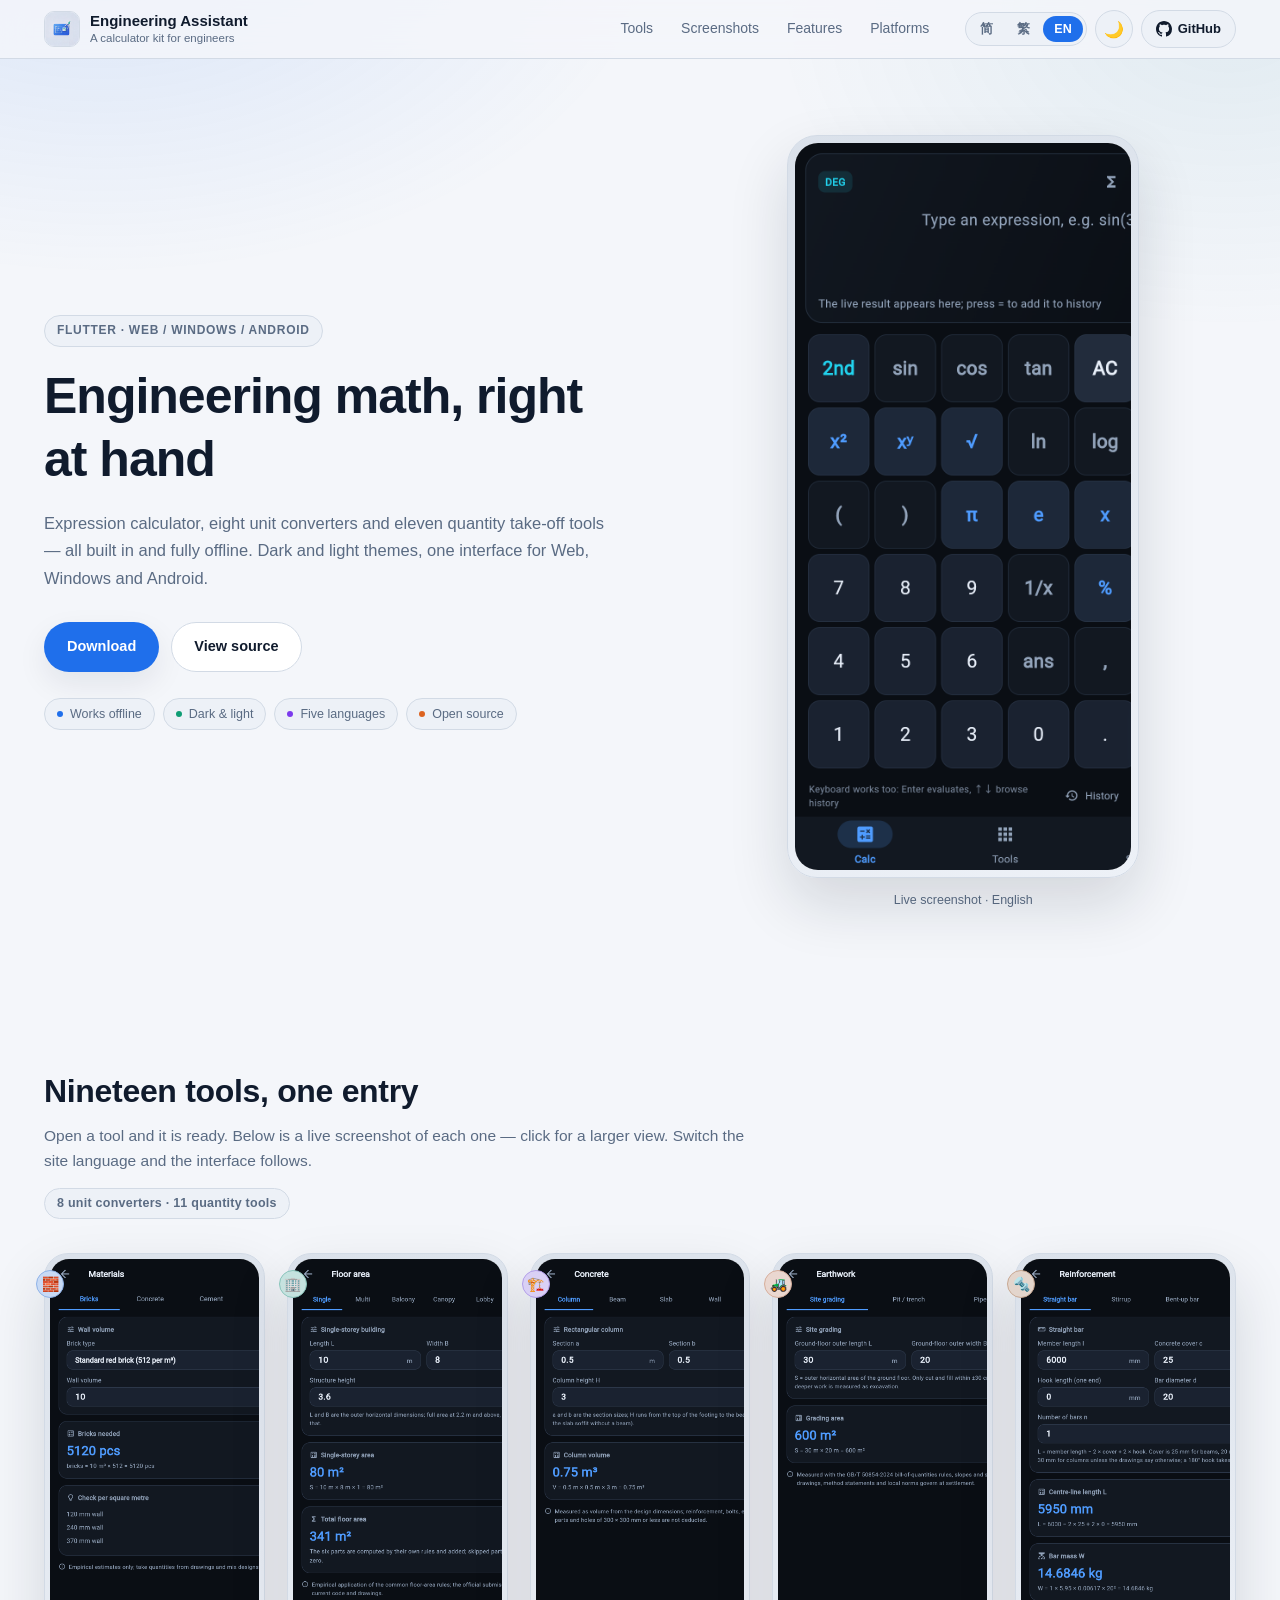
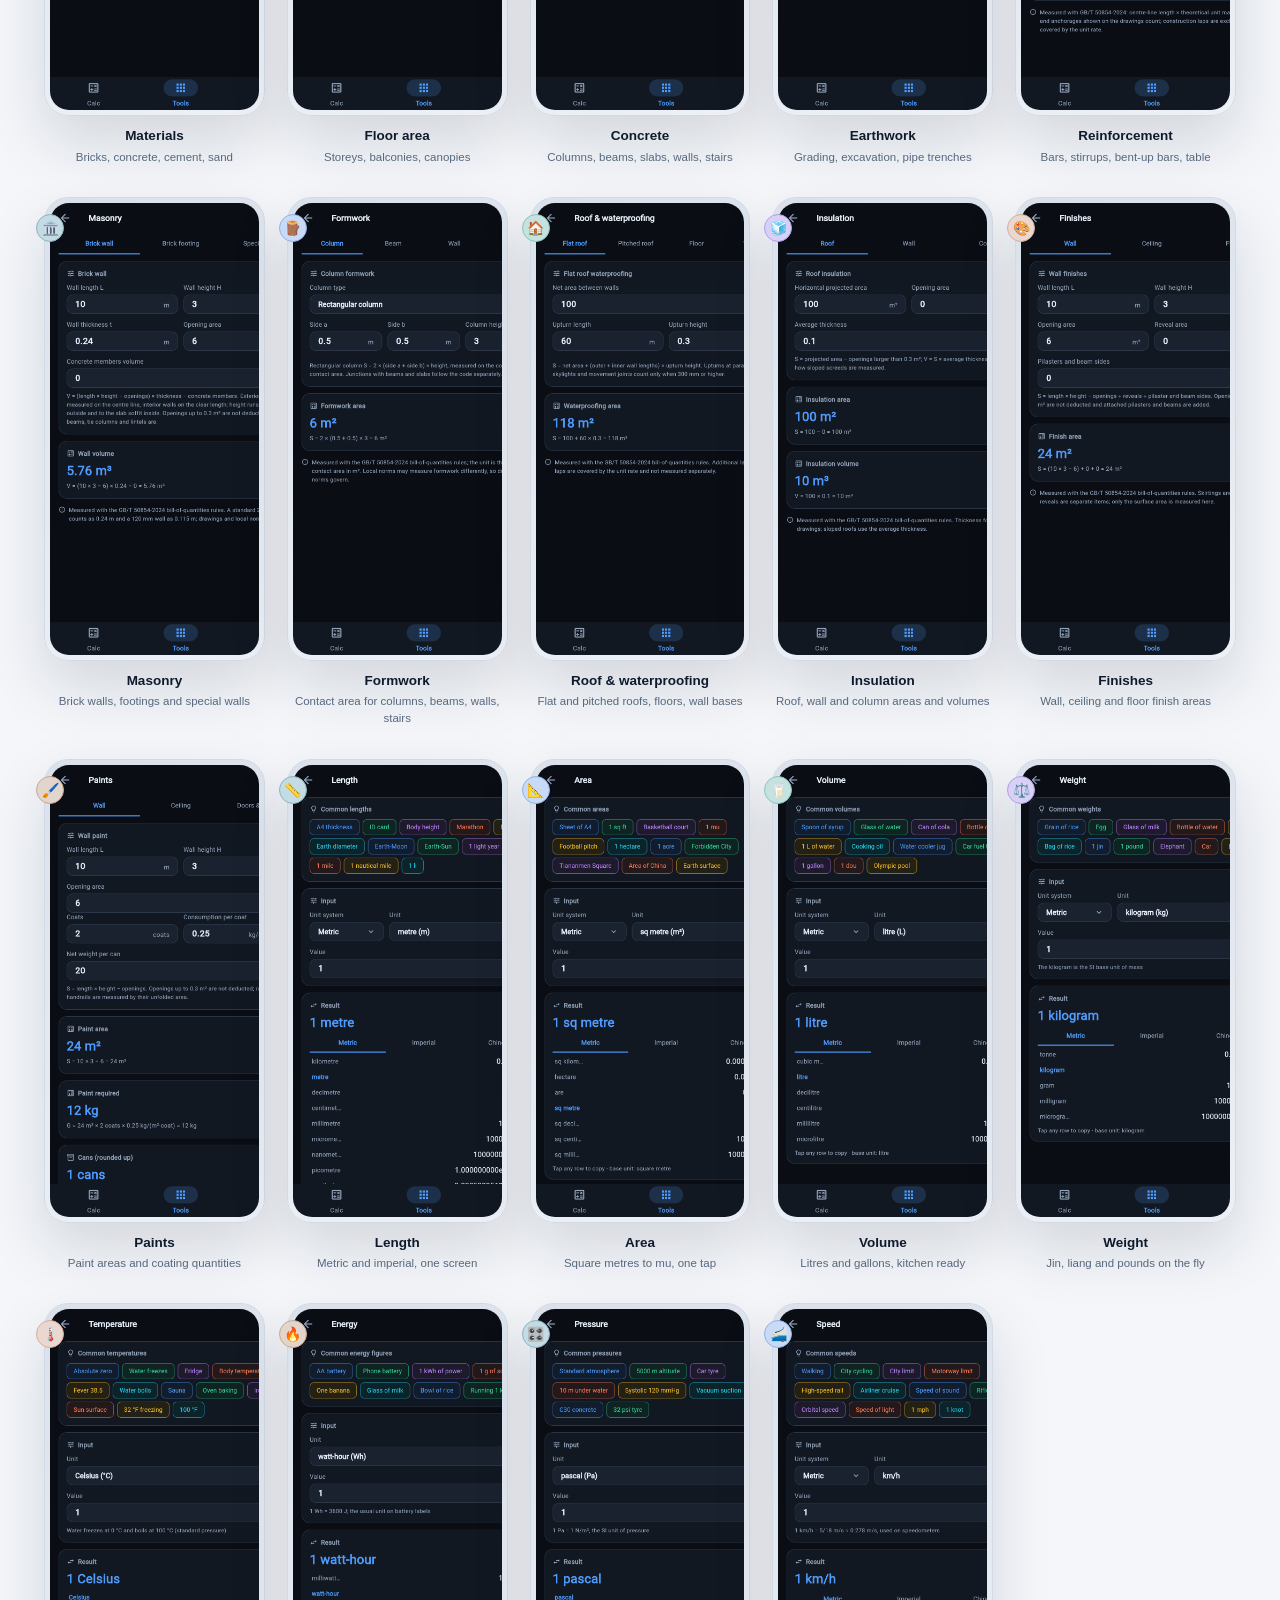
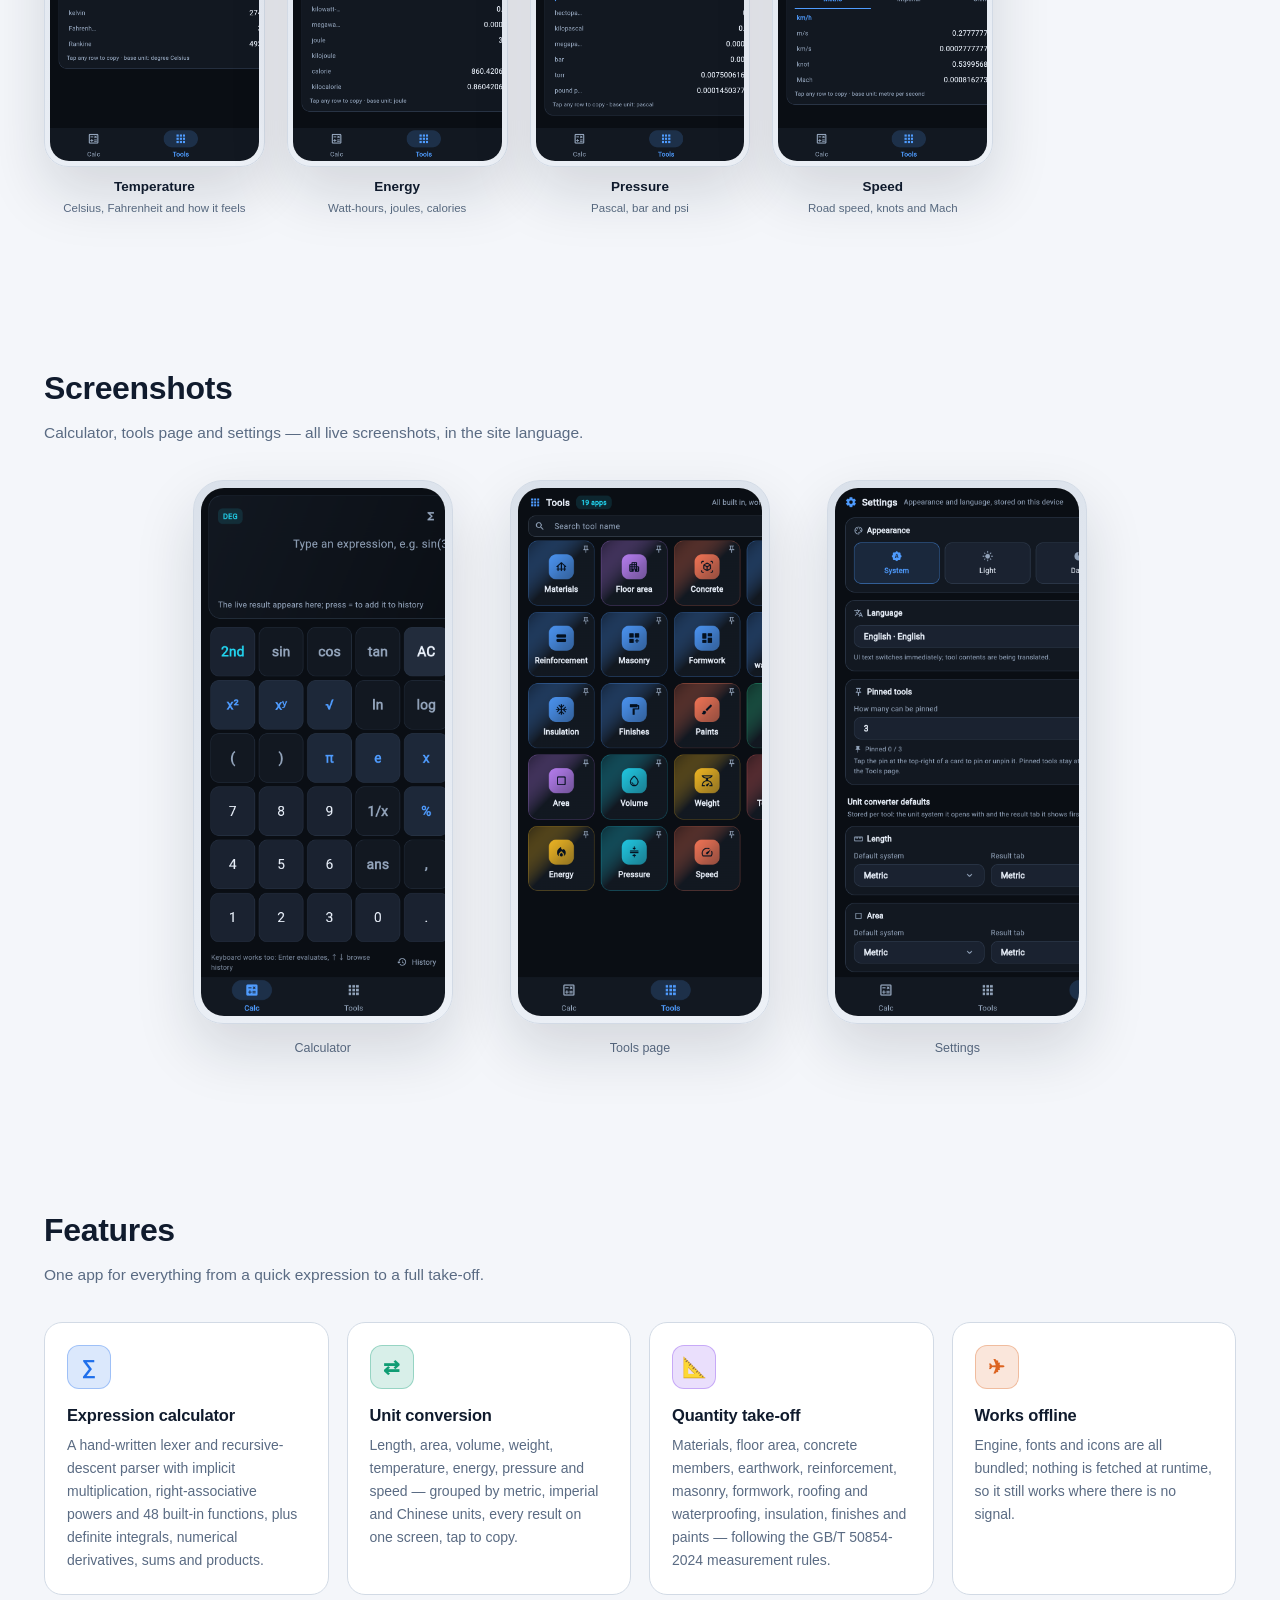
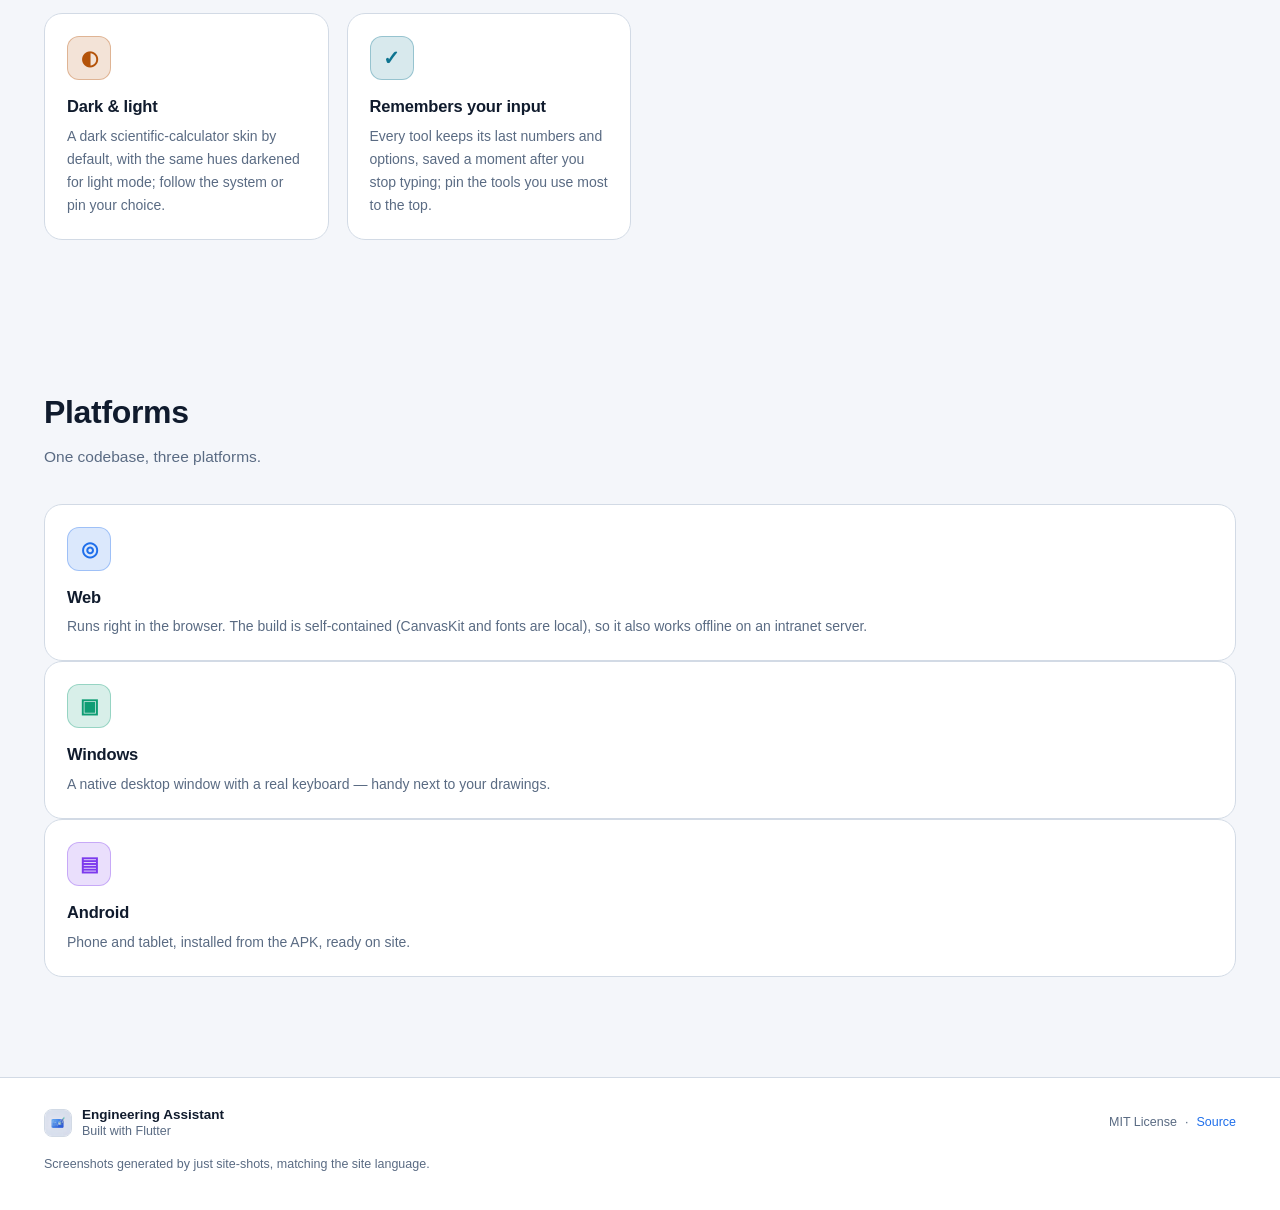
<file: docs/index.html>
<!doctype html>
<html lang="zh-Hans" data-theme="dark">
  <head>
    <meta charset="utf-8" />
    <meta name="viewport" content="width=device-width, initial-scale=1" />
    <title>工程助手 · 工程人员的计算工具集</title>
    <meta
      id="meta-desc"
      name="description"
      content="工程助手：表达式计算、八个单位换算与十一项工程量计算，全部内置、离线可用。Web / Windows / Android 同一套界面，支持深色浅色与多语言。"
    />
    <meta id="meta-theme" name="theme-color" content="#0A0E14" />
    <meta id="meta-og-title" property="og:title" content="工程助手 · 工程人员的计算工具集" />
    <meta
      id="meta-og-desc"
      property="og:description"
      content="表达式计算、八个单位换算与十一项工程量计算，全部内置、离线可用。"
    />
    <meta property="og:type" content="website" />
    <meta property="og:image" content="assets/logo.png" />
    <link rel="icon" href="assets/logo.png" />
    <link rel="apple-touch-icon" href="assets/logo.png" />
    <link rel="stylesheet" href="assets/site.css" />
  </head>
  <body>
    <a class="skip-link" href="#main" data-i18n="a11y.skip">跳到主要内容</a>

    <header class="topbar">
      <div class="topbar-inner">
        <a class="brand" href="#top">
          <img
            class="brand-logo"
            src="assets/logo.png"
            alt=""
            width="36"
            height="36"
          />
          <span class="brand-text">
            <strong data-i18n="app.name">工程助手</strong>
            <small data-i18n="app.sub">工程人员的计算工具集</small>
          </span>
        </a>

        <nav class="nav-links">
          <a href="#tools" data-i18n="nav.tools">工具</a>
          <a href="#screens" data-i18n="nav.screens">截图</a>
          <a href="#features" data-i18n="nav.features">功能</a>
          <a href="#platforms" data-i18n="nav.platforms">平台</a>
        </nav>

        <div class="topbar-actions">
          <div class="lang-switch" role="group" aria-label="Language">
            <button type="button" data-set-lang="zh-Hans" title="简体中文">
              简
            </button>
            <button type="button" data-set-lang="zh-Hant" title="繁體中文">
              繁
            </button>
            <button type="button" data-set-lang="en" title="English">EN</button>
          </div>
          <button
            class="icon-btn"
            id="theme-toggle"
            type="button"
            data-i18n-title="theme.toDark"
          >
            <span aria-hidden="true" id="theme-icon">☀️</span>
          </button>
          <a
            class="gh-link"
            href="https://github.com/freewu/engineering-assistant"
            target="_blank"
            rel="noopener"
          >
            <svg viewBox="0 0 16 16" width="16" height="16" aria-hidden="true">
              <path
                fill="currentColor"
                d="M8 0C3.58 0 0 3.58 0 8c0 3.54 2.29 6.53 5.47 7.59.4.07.55-.17.55-.38 0-.19-.01-.82-.01-1.49-2.01.37-2.53-.49-2.69-.94-.09-.23-.48-.94-.82-1.13-.28-.15-.68-.52-.01-.53.63-.01 1.08.58 1.23.82.72 1.21 1.87.87 2.33.66.07-.52.28-.87.51-1.07-1.78-.2-3.64-.89-3.64-3.95 0-.87.31-1.59.82-2.15-.08-.2-.36-1.02.08-2.12 0 0 .67-.21 2.2.82.64-.18 1.32-.27 2-.27.68 0 1.36.09 2 .27 1.53-1.04 2.2-.82 2.2-.82.44 1.1.16 1.92.08 2.12.51.56.82 1.27.82 2.15 0 3.07-1.87 3.75-3.65 3.95.29.25.54.73.54 1.48 0 1.07-.01 1.93-.01 2.2 0 .21.15.46.55.38A7.995 7.995 0 0 0 16 8c0-4.42-3.58-8-8-8Z"
              />
            </svg>
            GitHub
          </a>
        </div>
      </div>
    </header>

    <main id="main">
      <section class="hero" id="top">
        <div class="hero-copy">
          <p class="eyebrow" data-i18n="hero.eyebrow">
            Flutter · Web / Windows / Android
          </p>
          <h1 data-i18n="hero.title">工程计算，随手就来</h1>
          <p class="lead" data-i18n="hero.lead">
            表达式计算、八个单位换算与十一项工程量计算，全部内置、离线可用；深色浅色随心切换，Web、Windows、Android
            是同一套界面。
          </p>
          <div class="cta">
            <a
              class="btn btn-primary"
              href="https://github.com/freewu/engineering-assistant/releases"
              target="_blank"
              rel="noopener"
              data-i18n="hero.ctaPrimary"
              >下载安装</a
            >
            <a
              class="btn btn-ghost"
              href="https://github.com/freewu/engineering-assistant"
              target="_blank"
              rel="noopener"
              data-i18n="hero.ctaSecondary"
              >浏览源码</a
            >
          </div>
          <ul class="chips">
            <li data-i18n="hero.chip1">离线可用</li>
            <li data-i18n="hero.chip2">深色 · 浅色</li>
            <li data-i18n="hero.chip3">五种语言</li>
            <li data-i18n="hero.chip4">免费开源</li>
          </ul>
        </div>
        <figure class="hero-shot">
          <a
            class="phone"
            data-shot="calculator"
            href="shots/zh-Hans/calculator.png"
          >
            <img
              data-shot="calculator"
              src="shots/zh-Hans/calculator.png"
              alt=""
              width="390"
              height="844"
            />
          </a>
          <figcaption data-i18n="hero.shotCaption">实机截图 · 简体中文</figcaption>
        </figure>
      </section>

      <section class="section" id="tools">
        <header class="section-head">
          <h2 data-i18n="tools.title">十九个工具，一个入口</h2>
          <p data-i18n="tools.lead">
            工具页里点开即用。下面是每个工具的实机截图，点开可以看大图；切换站点语言，截图里的界面也跟着换。
          </p>
          <p class="section-note" data-i18n="tools.count">
            8 个单位换算 · 11 个工程量计算
          </p>
        </header>
        <div class="tools-grid" id="tools-grid"></div>
      </section>

      <section class="section" id="screens">
        <header class="section-head">
          <h2 data-i18n="screens.title">界面截图</h2>
          <p data-i18n="screens.lead">
            计算器、工具页与设置页，全部是实机截图，语言与站点当前语言一致。
          </p>
        </header>
        <div class="screens-grid">
          <figure class="page-shot">
            <a
              data-shot="calculator"
              href="shots/zh-Hans/calculator.png"
              class="phone"
            >
              <img
                data-shot="calculator"
                src="shots/zh-Hans/calculator.png"
                alt=""
                width="390"
                height="844"
                loading="lazy"
              />
            </a>
            <figcaption data-i18n="screens.calculator">计算器</figcaption>
          </figure>
          <figure class="page-shot">
            <a
              data-shot="tools"
              href="shots/zh-Hans/tools.png"
              class="phone"
            >
              <img
                data-shot="tools"
                src="shots/zh-Hans/tools.png"
                alt=""
                width="390"
                height="844"
                loading="lazy"
              />
            </a>
            <figcaption data-i18n="screens.tools">工具页</figcaption>
          </figure>
          <figure class="page-shot">
            <a
              data-shot="settings"
              href="shots/zh-Hans/settings.png"
              class="phone"
            >
              <img
                data-shot="settings"
                src="shots/zh-Hans/settings.png"
                alt=""
                width="390"
                height="844"
                loading="lazy"
              />
            </a>
            <figcaption data-i18n="screens.settings">设置页</figcaption>
          </figure>
        </div>
      </section>

      <section class="section" id="features">
        <header class="section-head">
          <h2 data-i18n="features.title">功能</h2>
          <p data-i18n="features.lead">
            一个 App 覆盖从表达式到工程量的全部日常计算。
          </p>
        </header>
        <div class="feature-grid">
          <article class="feature">
            <span class="glyph" data-accent="0" aria-hidden="true">∑</span>
            <h3 data-i18n="features.calc.title">表达式计算</h3>
            <p data-i18n="features.calc.body">
              自研词法与递归下降解析，支持隐式乘法、幂运算右结合与 48
              个内置函数；定积分、数值求导、求和连乘都能直接算。
            </p>
          </article>
          <article class="feature">
            <span class="glyph" data-accent="1" aria-hidden="true">⇄</span>
            <h3 data-i18n="features.convert.title">单位换算</h3>
            <p data-i18n="features.convert.body">
              长度、面积、容量、重量、温度、热量、压力、速度八个工具，按公制 /
              英制 / 市制分体系，结果一屏列全，点一下即复制。
            </p>
          </article>
          <article class="feature">
            <span class="glyph" data-accent="2" aria-hidden="true">📐</span>
            <h3 data-i18n="features.quantity.title">工程量计算</h3>
            <p data-i18n="features.quantity.body">
              材料用量、建筑面积、混凝土构件、土石方、钢筋、砌筑、模板、屋面及防水、保温隔热、装饰装修与油漆涂料，按
              GB/T 50854-2024 清单规则算。
            </p>
          </article>
          <article class="feature">
            <span class="glyph" data-accent="3" aria-hidden="true">✈</span>
            <h3 data-i18n="features.offline.title">离线可用</h3>
            <p data-i18n="features.offline.body">
              引擎、字体、图标全部内置，运行时不请求网络，工地上没信号也能照常用。
            </p>
          </article>
          <article class="feature">
            <span class="glyph" data-accent="4" aria-hidden="true">◐</span>
            <h3 data-i18n="features.theme.title">深色 · 浅色</h3>
            <p data-i18n="features.theme.body">
              默认深色科学计算器配色，浅色下同一套色相压暗；可以跟随系统，也可以手动固定。
            </p>
          </article>
          <article class="feature">
            <span class="glyph" data-accent="5" aria-hidden="true">✓</span>
            <h3 data-i18n="features.memory.title">记得你填过什么</h3>
            <p data-i18n="features.memory.body">
              每个工具都记住上次的数字与选项，输入停一下就存盘；常用工具可以置顶到最前面。
            </p>
          </article>
        </div>
      </section>

      <section class="section" id="platforms">
        <header class="section-head">
          <h2 data-i18n="platforms.title">平台</h2>
          <p data-i18n="platforms.lead">同一套代码，三个平台。</p>
        </header>
        <div class="platform-grid">
          <article class="platform">
            <span class="glyph" data-accent="0" aria-hidden="true">◎</span>
            <h3>Web</h3>
            <p data-i18n="platforms.web.body">
              浏览器直接打开。构建产物自包含（CanvasKit 与字体都在本地），拷到内网服务器即可离线使用。
            </p>
          </article>
          <article class="platform">
            <span class="glyph" data-accent="1" aria-hidden="true">▣</span>
            <h3>Windows</h3>
            <p data-i18n="platforms.windows.body">
              原生桌面窗口，物理键盘输入更快，适合和图纸一起开着用。
            </p>
          </article>
          <article class="platform">
            <span class="glyph" data-accent="2" aria-hidden="true">▤</span>
            <h3>Android</h3>
            <p data-i18n="platforms.android.body">
              手机、平板随身带，APK 直接安装，工地上随手算。
            </p>
          </article>
        </div>
      </section>

    </main>

    <footer class="footer">
      <div class="footer-inner">
        <div class="footer-brand">
          <img src="assets/logo.png" alt="" width="28" height="28" />
          <span>
            <strong data-i18n="app.name">工程助手</strong>
            <small data-i18n="footer.built">用 Flutter 构建</small>
          </span>
        </div>
        <p class="footer-meta">
          <span>MIT License</span>
          <span aria-hidden="true">·</span>
          <a
            href="https://github.com/freewu/engineering-assistant"
            target="_blank"
            rel="noopener"
            data-i18n="nav.repo"
            >源码</a
          >
        </p>
        <p class="footer-note" data-i18n="footer.shots">
          截图由 just site-shots 生成，与站点语言一致。
        </p>
      </div>
    </footer>

    <div class="lightbox" id="lightbox" hidden>
      <button
        class="lightbox-close"
        id="lightbox-close"
        type="button"
        data-i18n-title="lightbox.close"
      >
        <span aria-hidden="true">×</span>
      </button>
      <figure>
        <img id="lightbox-img" alt="" />
        <figcaption id="lightbox-caption"></figcaption>
      </figure>
    </div>

    <script src="assets/site.js"></script>
  </body>
</html>
</file>
<file: docs/assets/site.css>
/* 工程助手官网样式。
 *
 * 配色沿用 App 的 AppPalette（lib/theme/app_theme.dart）：
 * 深色是默认，[data-theme="light"] 换成浅色那一套。
 * 只用纯 CSS，不引任何外部字体 / 框架，断网也能正常显示。
 */

:root {
  color-scheme: dark;

  --bg: #0a0e14;
  --surface: #121821;
  --surface-high: #1a2230;
  --surface-higher: #222c3c;
  --outline: #2e3a4c;
  --text: #e9f0fa;
  --text-dim: #93a4bb;

  --primary: #4f9cff;
  --on-primary: #04101f;
  --secondary: #22d3ee;
  --tertiary: #34d399;
  --violet: #c084fc;
  --orange: #ff7a59;
  --warning: #fbbf24;

  --a0: var(--primary);
  --a1: var(--tertiary);
  --a2: var(--violet);
  --a3: var(--orange);
  --a4: var(--warning);
  --a5: var(--secondary);

  --glow-1: rgba(79, 156, 255, 0.16);
  --glow-2: rgba(34, 211, 238, 0.1);
  --header-bg: rgba(10, 14, 20, 0.78);
  --shadow: 0 26px 60px rgba(0, 0, 0, 0.55);
  --shadow-soft: 0 12px 30px rgba(0, 0, 0, 0.35);

  --radius: 18px;
  --radius-sm: 12px;
  --maxw: 1240px;
}

[data-theme='light'] {
  color-scheme: light;

  --bg: #f4f6fa;
  --surface: #ffffff;
  --surface-high: #edf1f7;
  --surface-higher: #e2e8f1;
  --outline: #d2dae5;
  --text: #101b2d;
  --text-dim: #5a6b83;

  --primary: #1f6feb;
  --on-primary: #ffffff;
  --secondary: #0e7490;
  --tertiary: #0f9d74;
  --violet: #7c3aed;
  --orange: #dc6320;
  --warning: #b45309;

  --glow-1: rgba(31, 111, 235, 0.12);
  --glow-2: rgba(14, 116, 144, 0.08);
  --header-bg: rgba(244, 246, 250, 0.82);
  --shadow: 0 26px 60px rgba(16, 27, 45, 0.14);
  --shadow-soft: 0 12px 30px rgba(16, 27, 45, 0.08);
}

*,
*::before,
*::after {
  box-sizing: border-box;
}

html {
  scroll-behavior: smooth;
}

body {
  margin: 0;
  background: var(--bg);
  color: var(--text);
  font-family:
    -apple-system, BlinkMacSystemFont, 'Segoe UI', 'Noto Sans SC',
    'Noto Sans TC', 'PingFang SC', 'Microsoft YaHei', Roboto,
    'Helvetica Neue', Arial, sans-serif;
  font-size: 16px;
  line-height: 1.65;
  -webkit-font-smoothing: antialiased;
}

body::before {
  content: '';
  position: fixed;
  inset: 0;
  z-index: -1;
  pointer-events: none;
  background:
    radial-gradient(900px 560px at 8% -8%, var(--glow-1), transparent 62%),
    radial-gradient(760px 520px at 96% 2%, var(--glow-2), transparent 60%);
}

a {
  color: var(--primary);
  text-decoration: none;
}

a:hover {
  text-decoration: underline;
}

h1,
h2,
h3 {
  margin: 0;
  line-height: 1.25;
  letter-spacing: -0.01em;
}

p {
  margin: 0;
}

img {
  max-width: 100%;
  height: auto;
}

:focus-visible {
  outline: 2px solid var(--primary);
  outline-offset: 3px;
  border-radius: 6px;
}

.skip-link {
  position: absolute;
  left: -9999px;
  top: 8px;
  padding: 8px 14px;
  border-radius: 999px;
  background: var(--primary);
  color: var(--on-primary);
  font-weight: 600;
  z-index: 100;
}

.skip-link:focus {
  left: 16px;
}

/* ---------------------------------------------------------------- 顶栏 */

.topbar {
  position: sticky;
  top: 0;
  z-index: 30;
  background: var(--header-bg);
  backdrop-filter: blur(14px);
  border-bottom: 1px solid var(--outline);
}

.topbar-inner {
  max-width: var(--maxw);
  margin: 0 auto;
  padding: 10px 24px;
  display: flex;
  align-items: center;
  gap: 24px;
}

.brand {
  display: flex;
  align-items: center;
  gap: 10px;
  color: var(--text);
}

.brand:hover {
  text-decoration: none;
}

.brand-logo {
  width: 36px;
  height: 36px;
  border-radius: 10px;
  border: 1px solid var(--outline);
  object-fit: cover;
}

.brand-text {
  display: flex;
  flex-direction: column;
  line-height: 1.25;
}

.brand-text strong {
  font-size: 15px;
  font-weight: 650;
}

.brand-text small {
  color: var(--text-dim);
  font-size: 11.5px;
}

.nav-links {
  display: flex;
  gap: 4px;
  margin-left: auto;
}

.nav-links a {
  color: var(--text-dim);
  font-size: 14px;
  padding: 7px 12px;
  border-radius: 999px;
  transition: color 0.18s, background 0.18s;
}

.nav-links a:hover {
  color: var(--text);
  background: var(--surface-high);
  text-decoration: none;
}

.topbar-actions {
  display: flex;
  align-items: center;
  gap: 8px;
}

.lang-switch {
  display: flex;
  padding: 3px;
  gap: 2px;
  border: 1px solid var(--outline);
  border-radius: 999px;
  background: var(--surface-high);
}

.lang-switch button {
  appearance: none;
  border: 0;
  background: transparent;
  color: var(--text-dim);
  font: inherit;
  font-size: 12.5px;
  font-weight: 600;
  line-height: 1;
  padding: 7px 11px;
  border-radius: 999px;
  cursor: pointer;
  transition: color 0.18s, background 0.18s;
}

.lang-switch button:hover {
  color: var(--text);
}

.lang-switch button[aria-pressed='true'] {
  background: var(--primary);
  color: var(--on-primary);
}

.icon-btn {
  width: 38px;
  height: 38px;
  display: grid;
  place-items: center;
  border: 1px solid var(--outline);
  border-radius: 999px;
  background: var(--surface-high);
  color: var(--text);
  font-size: 16px;
  cursor: pointer;
  transition: border-color 0.18s, background 0.18s;
}

.icon-btn:hover {
  border-color: var(--primary);
}

.gh-link {
  display: inline-flex;
  align-items: center;
  gap: 6px;
  padding: 0 14px;
  height: 38px;
  border-radius: 999px;
  border: 1px solid var(--outline);
  background: var(--surface-high);
  color: var(--text);
  font-size: 13px;
  font-weight: 600;
  transition: border-color 0.18s;
}

.gh-link:hover {
  border-color: var(--primary);
  text-decoration: none;
}

/* ---------------------------------------------------------------- 布局 */

main {
  max-width: var(--maxw);
  margin: 0 auto;
  padding: 0 24px;
}

.section {
  padding: 76px 0;
  scroll-margin-top: 72px;
}

#features,
#tools,
#screens,
#platforms {
  scroll-margin-top: 76px;
}

.section-head {
  max-width: 720px;
  margin-bottom: 34px;
}

.section-head h2 {
  font-size: clamp(24px, 2.6vw, 32px);
}

.section-head p {
  margin-top: 12px;
  color: var(--text-dim);
  font-size: 15.5px;
}

.section-note {
  display: inline-block;
  margin-top: 14px !important;
  padding: 4px 12px;
  border-radius: 999px;
  border: 1px solid var(--outline);
  background: var(--surface-high);
  color: var(--text-dim);
  font-size: 12.5px !important;
  font-weight: 600;
  letter-spacing: 0.02em;
}

/* ---------------------------------------------------------------- Hero */

.hero {
  display: grid;
  grid-template-columns: 1.04fr 0.96fr;
  gap: 56px;
  align-items: center;
  padding: 76px 0 84px;
}

.eyebrow {
  display: inline-block;
  margin-bottom: 18px;
  padding: 5px 12px;
  border-radius: 999px;
  border: 1px solid var(--outline);
  background: var(--surface-high);
  color: var(--text-dim);
  font-size: 12px;
  font-weight: 600;
  letter-spacing: 0.06em;
  text-transform: uppercase;
}

.hero h1 {
  font-size: clamp(32px, 4.6vw, 50px);
  font-weight: 700;
  letter-spacing: -0.02em;
}

.hero .lead {
  margin-top: 20px;
  color: var(--text-dim);
  font-size: 16.5px;
  max-width: 34em;
}

.cta {
  display: flex;
  flex-wrap: wrap;
  gap: 12px;
  margin-top: 30px;
}

.btn {
  display: inline-flex;
  align-items: center;
  gap: 8px;
  padding: 12px 22px;
  border-radius: 999px;
  font-size: 14.5px;
  font-weight: 650;
  border: 1px solid transparent;
  transition: transform 0.18s, box-shadow 0.18s, border-color 0.18s;
}

.btn:hover {
  text-decoration: none;
  transform: translateY(-1px);
}

.btn-primary {
  background: var(--primary);
  color: var(--on-primary);
  box-shadow: var(--shadow-soft);
}

.btn-ghost {
  background: var(--surface);
  border-color: var(--outline);
  color: var(--text);
}

.btn-ghost:hover {
  border-color: var(--primary);
}

.chips {
  display: flex;
  flex-wrap: wrap;
  gap: 8px;
  margin: 26px 0 0;
  padding: 0;
  list-style: none;
}

.chips li {
  display: inline-flex;
  align-items: center;
  gap: 7px;
  padding: 5px 12px;
  border-radius: 999px;
  background: var(--surface-high);
  border: 1px solid var(--outline);
  color: var(--text-dim);
  font-size: 12.5px;
}

.chips li::before {
  content: '';
  width: 6px;
  height: 6px;
  border-radius: 50%;
  background: var(--primary);
}

.chips li:nth-child(2)::before {
  background: var(--tertiary);
}

.chips li:nth-child(3)::before {
  background: var(--violet);
}

.chips li:nth-child(4)::before {
  background: var(--orange);
}

.hero-shot {
  margin: 0;
  justify-self: center;
  width: min(352px, 100%);
}

/* 手机外壳：截图是 390×844 的 App 竖屏，套一圈圆角边框就像真机 */
.phone {
  position: relative;
  display: block;
  padding: 7px;
  border-radius: 30px;
  border: 1px solid var(--outline);
  background: linear-gradient(
    155deg,
    color-mix(in srgb, var(--outline) 70%, var(--surface-high)),
    var(--surface-high)
  );
  box-shadow: var(--shadow);
  cursor: zoom-in;
  transition: transform 0.2s, border-color 0.2s, box-shadow 0.2s;
}

.phone:hover {
  transform: translateY(-4px);
  border-color: color-mix(in srgb, var(--primary) 45%, var(--outline));
  box-shadow: var(--shadow-soft);
}

.phone img {
  display: block;
  width: 100%;
  aspect-ratio: 390 / 844;
  object-fit: cover;
  object-position: top center;
  border-radius: 23px;
  background: var(--surface);
}

.hero-shot .phone:hover {
  transform: none;
}

.hero-shot figcaption,
.page-shot figcaption {
  margin-top: 12px;
  color: var(--text-dim);
  font-size: 12.5px;
  text-align: center;
}

/* ---------------------------------------------------------------- 功能卡片 */

.feature-grid {
  display: grid;
  grid-template-columns: repeat(auto-fit, minmax(272px, 1fr));
  gap: 18px;
}

.feature,
.platform {
  padding: 22px;
  border-radius: var(--radius);
  border: 1px solid var(--outline);
  background: var(--surface);
  transition: transform 0.2s, border-color 0.2s, box-shadow 0.2s;
}

.feature:hover,
.platform:hover {
  transform: translateY(-3px);
  border-color: color-mix(in srgb, var(--primary) 45%, var(--outline));
  box-shadow: var(--shadow-soft);
}

.glyph {
  display: grid;
  place-items: center;
  width: 44px;
  height: 44px;
  border-radius: var(--radius-sm);
  font-size: 20px;
  font-weight: 700;
  line-height: 1;
  color: var(--tile, var(--primary));
  background: color-mix(in srgb, var(--tile, var(--primary)) 16%, transparent);
  border: 1px solid color-mix(in srgb, var(--tile, var(--primary)) 32%, transparent);
}

[data-accent='0'] {
  --tile: var(--a0);
}
[data-accent='1'] {
  --tile: var(--a1);
}
[data-accent='2'] {
  --tile: var(--a2);
}
[data-accent='3'] {
  --tile: var(--a3);
}
[data-accent='4'] {
  --tile: var(--a4);
}
[data-accent='5'] {
  --tile: var(--a5);
}

.feature h3,
.platform h3 {
  margin-top: 16px;
  font-size: 16.5px;
  font-weight: 650;
}

.feature p,
.platform p {
  margin-top: 8px;
  color: var(--text-dim);
  font-size: 14px;
}

/* ---------------------------------------------------------------- 工具 */

.tools-grid {
  display: grid;
  grid-template-columns: repeat(auto-fill, minmax(190px, 1fr));
  gap: 32px 22px;
}

.tool {
  display: flex;
  flex-direction: column;
  gap: 11px;
  color: var(--text);
  text-decoration: none;
}

.tool:hover {
  text-decoration: none;
}

.tool .phone {
  border-radius: 24px;
  padding: 5px;
}

.tool .phone img {
  border-radius: 19px;
}

/* 手机左上角的小圆标，沿用 App 的工具图标 */
.tool .phone .badge {
  position: absolute;
  top: 16px;
  left: -9px;
  display: grid;
  place-items: center;
  width: 28px;
  height: 28px;
  border-radius: 50%;
  border: 1px solid color-mix(in srgb, var(--tile, var(--primary)) 38%, var(--outline));
  background: color-mix(in srgb, var(--tile, var(--primary)) 18%, var(--surface-high));
  font-size: 14px;
  line-height: 1;
  pointer-events: none;
}

.tool-name {
  display: flex;
  flex-direction: column;
  gap: 3px;
  text-align: center;
}

.tool-name strong {
  font-size: 13.5px;
  font-weight: 650;
  line-height: 1.35;
}

.tool-name span {
  color: var(--text-dim);
  font-size: 11.5px;
  line-height: 1.45;
  display: -webkit-box;
  -webkit-line-clamp: 2;
  -webkit-box-orient: vertical;
  overflow: hidden;
}

/* ---------------------------------------------------------------- 页面截图 */

.screens-grid {
  display: grid;
  grid-template-columns: repeat(auto-fit, minmax(190px, 1fr));
  gap: 32px;
  max-width: 920px;
  margin: 0 auto;
}

.page-shot {
  margin: 0;
  max-width: 260px;
  justify-self: center;
  width: 100%;
}

.page-shot figcaption {
  margin-top: 14px;
}

/* ---------------------------------------------------------------- 页脚 */

.footer {
  margin-top: 24px;
  border-top: 1px solid var(--outline);
  background: var(--surface);
}

.footer-inner {
  max-width: var(--maxw);
  margin: 0 auto;
  padding: 28px 24px 36px;
  display: flex;
  flex-wrap: wrap;
  align-items: center;
  gap: 14px 28px;
}

.footer-brand {
  display: flex;
  align-items: center;
  gap: 10px;
}

.footer-brand img {
  width: 28px;
  height: 28px;
  border-radius: 8px;
  border: 1px solid var(--outline);
  object-fit: cover;
}

.footer-brand span {
  display: flex;
  flex-direction: column;
  line-height: 1.3;
}

.footer-brand strong {
  font-size: 13.5px;
}

.footer-brand small,
.footer-meta,
.footer-note {
  color: var(--text-dim);
  font-size: 12.5px;
}

.footer-meta {
  display: flex;
  align-items: center;
  gap: 8px;
  margin-left: auto;
}

.footer-note {
  flex-basis: 100%;
}

/* ---------------------------------------------------------------- 大图浮层 */

.lightbox {
  position: fixed;
  inset: 0;
  z-index: 60;
  display: grid;
  place-items: center;
  padding: 32px 24px;
  background: rgba(4, 8, 14, 0.82);
  backdrop-filter: blur(6px);
}

.lightbox[hidden] {
  display: none;
}

.lightbox figure {
  margin: 0;
  max-width: min(1200px, 100%);
  max-height: 100%;
  display: flex;
  flex-direction: column;
  gap: 10px;
}

.lightbox img {
  max-height: calc(100vh - 120px);
  width: auto;
  margin: 0 auto;
  border-radius: var(--radius-sm);
  border: 1px solid var(--outline);
  background: var(--surface);
  box-shadow: var(--shadow);
}

.lightbox figcaption {
  color: #cbd5e1;
  font-size: 13px;
  text-align: center;
}

.lightbox-close {
  position: absolute;
  top: 18px;
  right: 20px;
  width: 40px;
  height: 40px;
  border-radius: 50%;
  border: 1px solid var(--outline);
  background: var(--surface);
  color: var(--text);
  font-size: 22px;
  line-height: 1;
  cursor: pointer;
}

/* ---------------------------------------------------------------- 响应式 */

@media (max-width: 1000px) {
  .hero {
    grid-template-columns: 1fr;
    gap: 36px;
    padding: 56px 0 64px;
  }

  .nav-links {
    display: none;
  }

  .brand {
    margin-right: auto;
  }
}

@media (max-width: 640px) {
  main {
    padding: 0 18px;
  }

  .topbar-inner {
    padding: 10px 18px;
    gap: 12px;
  }

  .brand-text small,
  .gh-link span {
    display: none;
  }

  .gh-link {
    display: none;
  }

  .section {
    padding: 56px 0;
  }

  .feature-grid {
    grid-template-columns: 1fr;
  }

  .tools-grid {
    grid-template-columns: repeat(auto-fill, minmax(140px, 1fr));
    gap: 24px 14px;
  }

  .screens-grid {
    grid-template-columns: repeat(auto-fit, minmax(150px, 1fr));
    gap: 20px;
  }

  .hero-shot {
    width: min(268px, 100%);
  }

  .chips li {
    font-size: 12px;
  }
}

@media (prefers-reduced-motion: reduce) {
  html {
    scroll-behavior: auto;
  }

  *,
  *::before,
  *::after {
    transition-duration: 0.001ms !important;
  }
}
</file>
